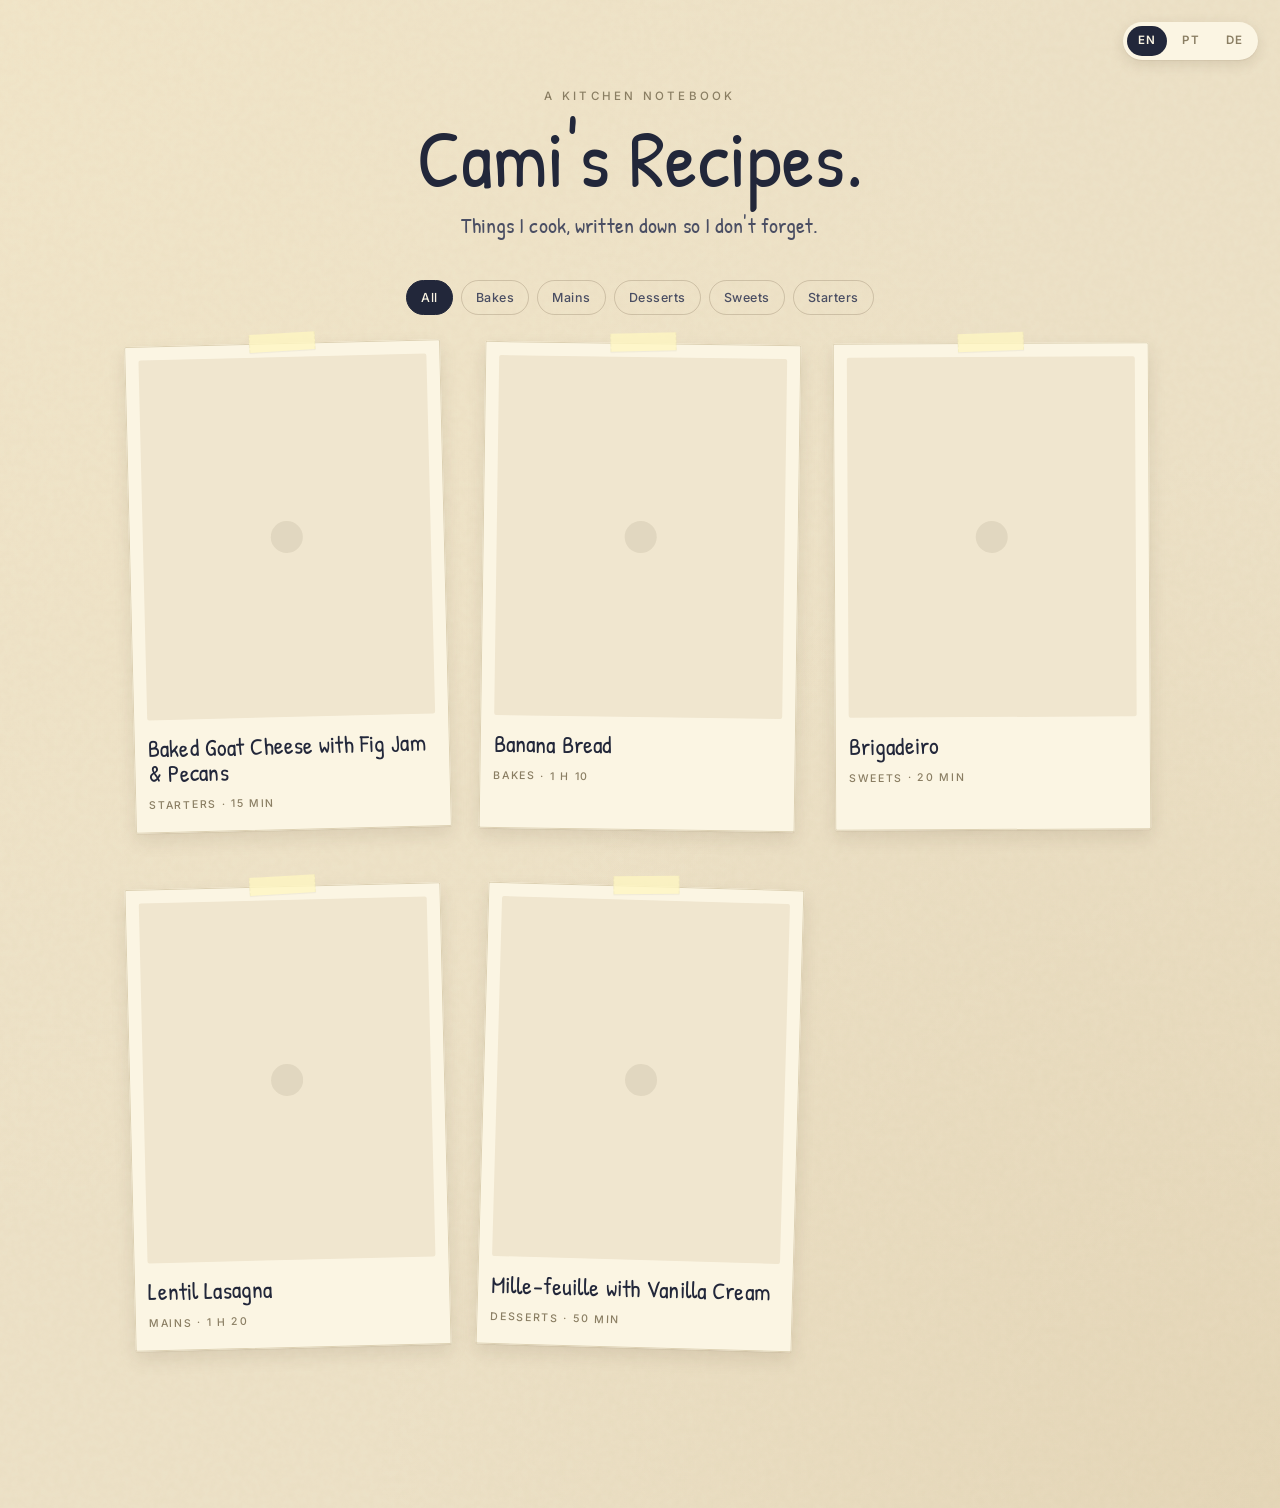
<file: index.html>
<!doctype html>
<html lang="en">
<head>
  <meta charset="utf-8" />
  <meta name="viewport" content="width=device-width, initial-scale=1" />
  <title>Cami's Recipes</title>
  <link rel="preconnect" href="https://fonts.googleapis.com" />
  <link rel="preconnect" href="https://fonts.gstatic.com" crossorigin />
  <link href="https://fonts.googleapis.com/css2?family=Fraunces:opsz,wght@9..144,400;9..144,500&family=Inter:wght@400;500;600&family=Patrick+Hand&display=swap" rel="stylesheet" />
  <link rel="stylesheet" href="style.css" />
</head>
<body class="index" data-lang="en">
  <div class="lang-switch">
    <button type="button" data-lang-set="en" class="active">EN</button>
    <button type="button" data-lang-set="pt">PT</button>
    <button type="button" data-lang-set="de">DE</button>
  </div>

  <header class="site-header">
    <p class="kicker">
      <span data-lang="en">A kitchen notebook</span>
      <span data-lang="pt">Um caderno de cozinha</span>
      <span data-lang="de">Ein Küchen-Notizbuch</span>
    </p>
    <h1>
      <span data-lang="en">Cami's Recipes.</span>
      <span data-lang="pt">Receitas da Cami.</span>
      <span data-lang="de">Camis Rezepte.</span>
    </h1>
    <p class="sub hand">
      <span data-lang="en">Things I cook, written down so I don't forget.</span>
      <span data-lang="pt">Coisas que eu cozinho, anotadas pra não esquecer.</span>
      <span data-lang="de">Sachen, die ich koche – aufgeschrieben, damit ich's nicht vergesse.</span>
    </p>
  </header>

  <div class="filter-bar" id="filter-bar"></div>

  <main id="grid" class="recipe-grid" aria-busy="true">
    <p class="loading">Loading…</p>
  </main>

  <footer></footer>

  <script src="script.js"></script>
</body>
</html>
</file>
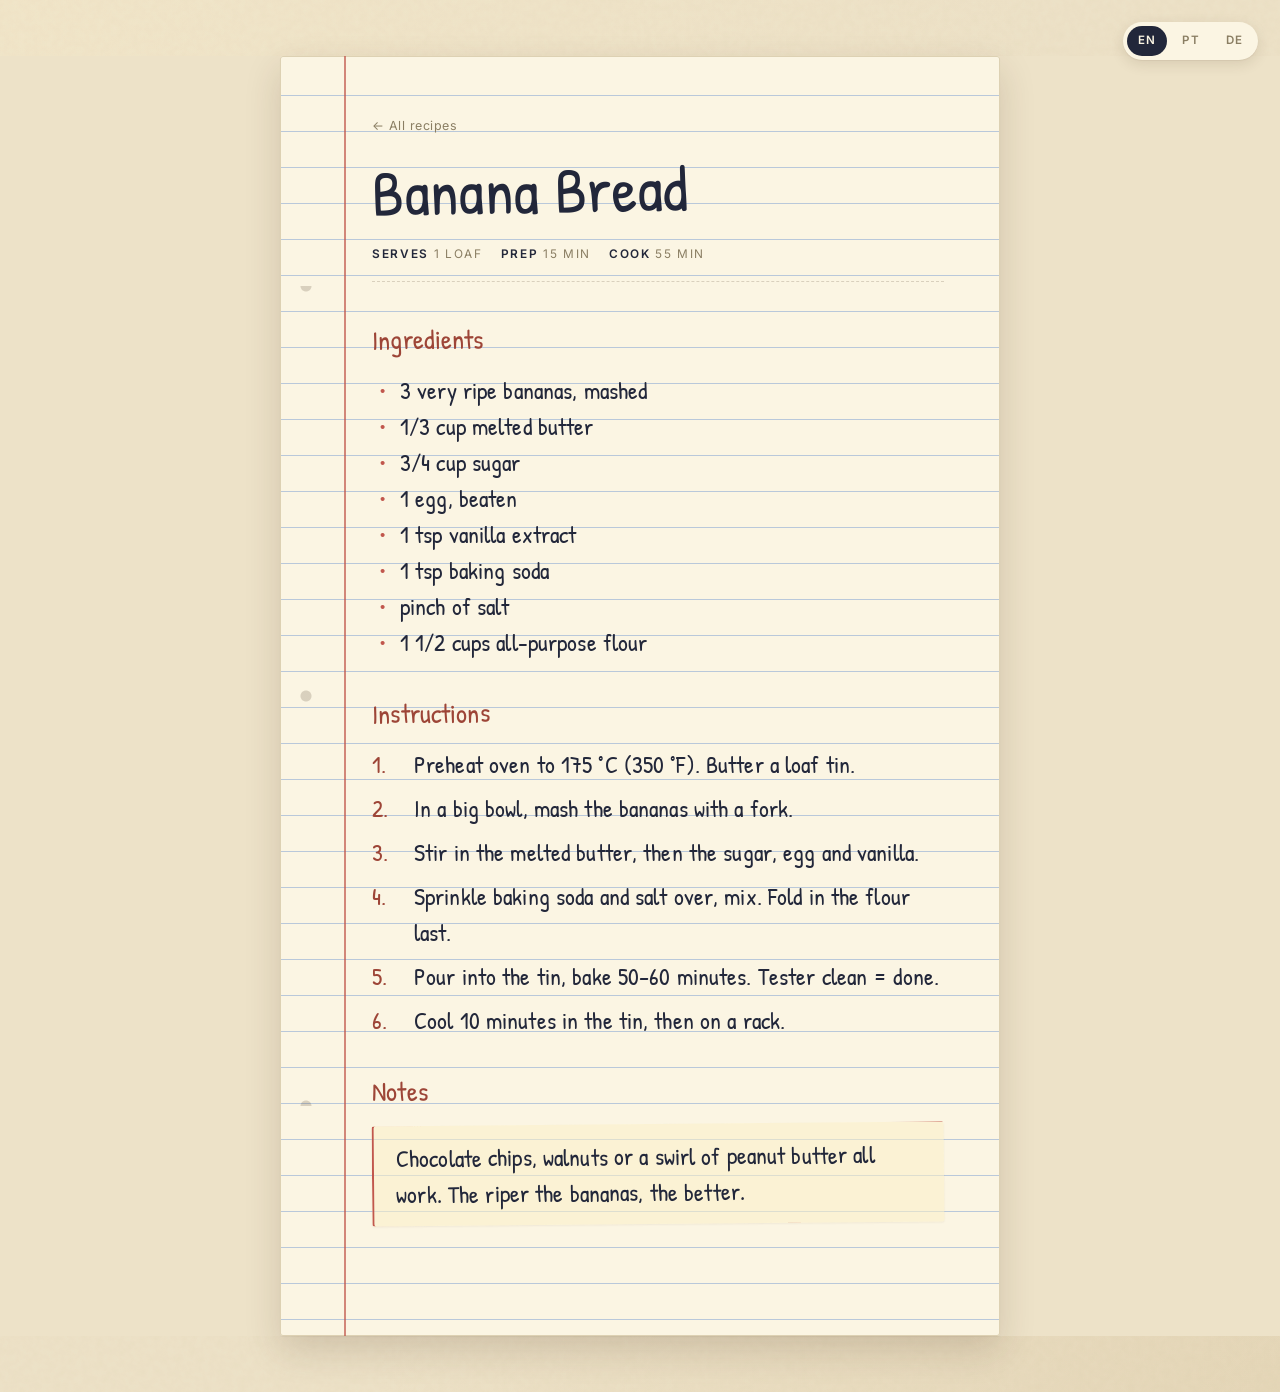
<file: recipes/banana-bread.html>
<!doctype html>
<html lang="en">
<head>
  <meta charset="utf-8" />
  <meta name="viewport" content="width=device-width, initial-scale=1" />
  <title>Banana Bread · Cami's Recipes</title>
  <link rel="preconnect" href="https://fonts.googleapis.com" />
  <link rel="preconnect" href="https://fonts.gstatic.com" crossorigin />
  <link href="https://fonts.googleapis.com/css2?family=Fraunces:opsz,wght@9..144,400;9..144,500&family=Inter:wght@400;500;600&family=Patrick+Hand&display=swap" rel="stylesheet" />
  <link rel="stylesheet" href="../style.css" />
</head>
<body class="recipe" data-lang="en">
  <div class="lang-switch">
    <button type="button" data-lang-set="en" class="active">EN</button>
    <button type="button" data-lang-set="pt">PT</button>
    <button type="button" data-lang-set="de">DE</button>
  </div>

  <article class="recipe-page">
    <a class="back" href="../index.html">
      <span data-lang="en">← All recipes</span>
      <span data-lang="pt">← Todas as receitas</span>
      <span data-lang="de">← Alle Rezepte</span>
    </a>

    <h1>
      <span data-lang="en">Banana Bread</span>
      <span data-lang="pt">Pão de Banana</span>
      <span data-lang="de">Bananenbrot</span>
    </h1>

    <div class="meta-row">
      <span>
        <strong data-lang="en">Serves</strong>
        <strong data-lang="pt">Rende</strong>
        <strong data-lang="de">Ergibt</strong>
        <span data-lang="en">1 loaf</span>
        <span data-lang="pt">1 forma</span>
        <span data-lang="de">1 Kastenform</span>
      </span>
      <span>
        <strong data-lang="en">Prep</strong>
        <strong data-lang="pt">Preparo</strong>
        <strong data-lang="de">Vorbereitung</strong>
        15 min
      </span>
      <span>
        <strong data-lang="en">Cook</strong>
        <strong data-lang="pt">Forno</strong>
        <strong data-lang="de">Backen</strong>
        55 min
      </span>
    </div>

    <section>
      <h2>
        <span data-lang="en">Ingredients</span>
        <span data-lang="pt">Ingredientes</span>
        <span data-lang="de">Zutaten</span>
      </h2>
      <ul class="ingredients" data-lang="en">
        <li>3 very ripe bananas, mashed</li>
        <li>1/3 cup melted butter</li>
        <li>3/4 cup sugar</li>
        <li>1 egg, beaten</li>
        <li>1 tsp vanilla extract</li>
        <li>1 tsp baking soda</li>
        <li>pinch of salt</li>
        <li>1 1/2 cups all-purpose flour</li>
      </ul>
      <ul class="ingredients" data-lang="pt">
        <li>3 bananas bem maduras, amassadas</li>
        <li>80 g de manteiga derretida</li>
        <li>150 g de açúcar</li>
        <li>1 ovo batido</li>
        <li>1 colher (chá) de essência de baunilha</li>
        <li>1 colher (chá) de bicarbonato de sódio</li>
        <li>uma pitada de sal</li>
        <li>190 g de farinha de trigo</li>
      </ul>
      <ul class="ingredients" data-lang="de">
        <li>3 sehr reife Bananen, zerdrückt</li>
        <li>80 g zerlassene Butter</li>
        <li>150 g Zucker</li>
        <li>1 verquirltes Ei</li>
        <li>1 TL Vanilleextrakt</li>
        <li>1 TL Natron</li>
        <li>eine Prise Salz</li>
        <li>190 g Mehl</li>
      </ul>
    </section>

    <section>
      <h2>
        <span data-lang="en">Instructions</span>
        <span data-lang="pt">Modo de preparo</span>
        <span data-lang="de">Zubereitung</span>
      </h2>
      <ol class="steps" data-lang="en">
        <li>Preheat oven to 175 °C (350 °F). Butter a loaf tin.</li>
        <li>In a big bowl, mash the bananas with a fork.</li>
        <li>Stir in the melted butter, then the sugar, egg and vanilla.</li>
        <li>Sprinkle baking soda and salt over, mix. Fold in the flour last.</li>
        <li>Pour into the tin, bake 50–60 minutes. Tester clean = done.</li>
        <li>Cool 10 minutes in the tin, then on a rack.</li>
      </ol>
      <ol class="steps" data-lang="pt">
        <li>Pré-aqueça o forno a 175 °C. Unte uma forma de bolo inglês.</li>
        <li>Numa tigela grande, amasse as bananas com um garfo.</li>
        <li>Misture a manteiga derretida, depois o açúcar, o ovo e a baunilha.</li>
        <li>Polvilhe o bicarbonato e o sal, misture. Incorpore a farinha por último.</li>
        <li>Despeje na forma e asse por 50–60 min. Palito sai limpo = pronto.</li>
        <li>Espere 10 min na forma, depois desenforme sobre uma grade.</li>
      </ol>
      <ol class="steps" data-lang="de">
        <li>Ofen auf 175 °C vorheizen. Kastenform einfetten.</li>
        <li>In einer großen Schüssel die Bananen mit einer Gabel zerdrücken.</li>
        <li>Geschmolzene Butter unterrühren, dann Zucker, Ei und Vanille.</li>
        <li>Natron und Salz darüberstreuen, vermengen. Zuletzt das Mehl unterheben.</li>
        <li>In die Form füllen und 50–60 min backen. Stäbchenprobe = fertig.</li>
        <li>10 min in der Form abkühlen, dann auf einem Rost.</li>
      </ol>
    </section>

    <section>
      <h2>
        <span data-lang="en">Notes</span>
        <span data-lang="pt">Notas</span>
        <span data-lang="de">Notizen</span>
      </h2>
      <p class="notes" data-lang="en">Chocolate chips, walnuts or a swirl of peanut butter all work. The riper the bananas, the better.</p>
      <p class="notes" data-lang="pt">Gotas de chocolate, nozes ou uma colherada de pasta de amendoim funcionam bem. Quanto mais maduras as bananas, melhor.</p>
      <p class="notes" data-lang="de">Schokostückchen, Walnüsse oder ein Klecks Erdnussbutter passen super. Je reifer die Bananen, desto besser.</p>
    </section>
  </article>

  <script src="../script.js"></script>
</body>
</html>
</file>
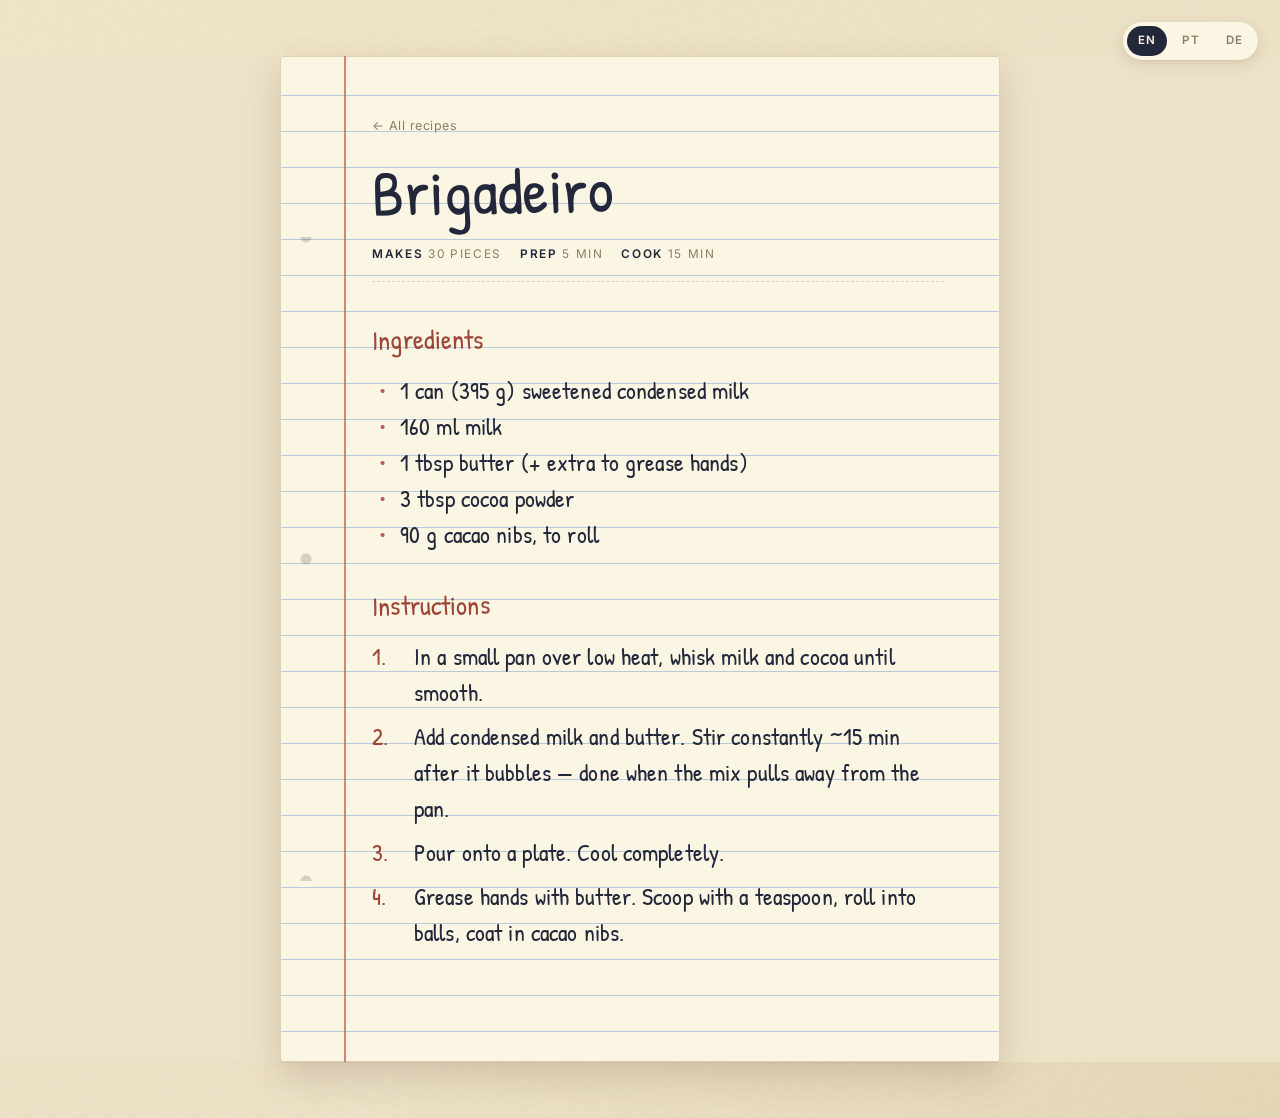
<file: recipes/brigadeiro.html>
<!doctype html>
<html lang="en">
<head>
  <meta charset="utf-8" />
  <meta name="viewport" content="width=device-width, initial-scale=1" />
  <title>Brigadeiro · Cami's Recipes</title>
  <link rel="preconnect" href="https://fonts.googleapis.com" />
  <link rel="preconnect" href="https://fonts.gstatic.com" crossorigin />
  <link href="https://fonts.googleapis.com/css2?family=Fraunces:opsz,wght@9..144,400;9..144,500&family=Inter:wght@400;500;600&family=Patrick+Hand&display=swap" rel="stylesheet" />
  <link rel="stylesheet" href="../style.css" />
</head>
<body class="recipe" data-lang="en">
  <div class="lang-switch">
    <button type="button" data-lang-set="en" class="active">EN</button>
    <button type="button" data-lang-set="pt">PT</button>
    <button type="button" data-lang-set="de">DE</button>
  </div>

  <article class="recipe-page">
    <a class="back" href="../index.html">
      <span data-lang="en">← All recipes</span>
      <span data-lang="pt">← Todas as receitas</span>
      <span data-lang="de">← Alle Rezepte</span>
    </a>

    <h1>Brigadeiro</h1>

    <div class="meta-row">
      <span>
        <strong data-lang="en">Makes</strong><strong data-lang="pt">Rende</strong><strong data-lang="de">Ergibt</strong>
        <span data-lang="en">30 pieces</span><span data-lang="pt">30 unidades</span><span data-lang="de">30 Stück</span>
      </span>
      <span>
        <strong data-lang="en">Prep</strong><strong data-lang="pt">Preparo</strong><strong data-lang="de">Vorbereitung</strong>
        5 min
      </span>
      <span>
        <strong data-lang="en">Cook</strong><strong data-lang="pt">Fogão</strong><strong data-lang="de">Kochen</strong>
        15 min
      </span>
    </div>

    <section>
      <h2><span data-lang="en">Ingredients</span><span data-lang="pt">Ingredientes</span><span data-lang="de">Zutaten</span></h2>

      <ul class="ingredients" data-lang="en">
        <li>1 can (395 g) sweetened condensed milk</li>
        <li>160 ml milk</li>
        <li>1 tbsp butter (+ extra to grease hands)</li>
        <li>3 tbsp cocoa powder</li>
        <li>90 g cacao nibs, to roll</li>
      </ul>

      <ul class="ingredients" data-lang="pt">
        <li>1 lata (395 g) de leite condensado</li>
        <li>160 ml de leite</li>
        <li>1 colher (sopa) de manteiga (+ extra para untar as mãos)</li>
        <li>3 colheres (sopa) de cacau em pó</li>
        <li>90 g de nibs de cacau para enrolar</li>
      </ul>

      <ul class="ingredients" data-lang="de">
        <li>1 Dose (395 g) gezuckerte Kondensmilch</li>
        <li>160 ml Milch</li>
        <li>1 EL Butter (+ extra zum Einfetten der Hände)</li>
        <li>3 EL Kakaopulver</li>
        <li>90 g Kakao-Nibs zum Wälzen</li>
      </ul>
    </section>

    <section>
      <h2><span data-lang="en">Instructions</span><span data-lang="pt">Modo de preparo</span><span data-lang="de">Zubereitung</span></h2>

      <ol class="steps" data-lang="en">
        <li>In a small pan over low heat, whisk milk and cocoa until smooth.</li>
        <li>Add condensed milk and butter. Stir constantly ~15 min after it bubbles — done when the mix pulls away from the pan.</li>
        <li>Pour onto a plate. Cool completely.</li>
        <li>Grease hands with butter. Scoop with a teaspoon, roll into balls, coat in cacao nibs.</li>
      </ol>

      <ol class="steps" data-lang="pt">
        <li>Em uma panela pequena em fogo baixo, dissolva o cacau no leite.</li>
        <li>Junte o leite condensado e a manteiga. Mexa sem parar por ~15 min depois de levantar fervura — pronto quando desgruda do fundo.</li>
        <li>Despeje num prato. Espere esfriar completamente.</li>
        <li>Unte as mãos com manteiga. Faça bolinhas com uma colher de chá e passe nos nibs de cacau.</li>
      </ol>

      <ol class="steps" data-lang="de">
        <li>In einem kleinen Topf bei niedriger Hitze Milch und Kakao glatt rühren.</li>
        <li>Kondensmilch und Butter dazu. Nach dem Aufkochen ~15 min unter ständigem Rühren weiterkochen — fertig, wenn sich die Masse vom Boden löst.</li>
        <li>Auf einen Teller geben. Komplett abkühlen lassen.</li>
        <li>Hände mit Butter einfetten. Mit einem Teelöffel kleine Kugeln formen und in Kakao-Nibs wälzen.</li>
      </ol>
    </section>
  </article>

  <script src="../script.js"></script>
</body>
</html>
</file>
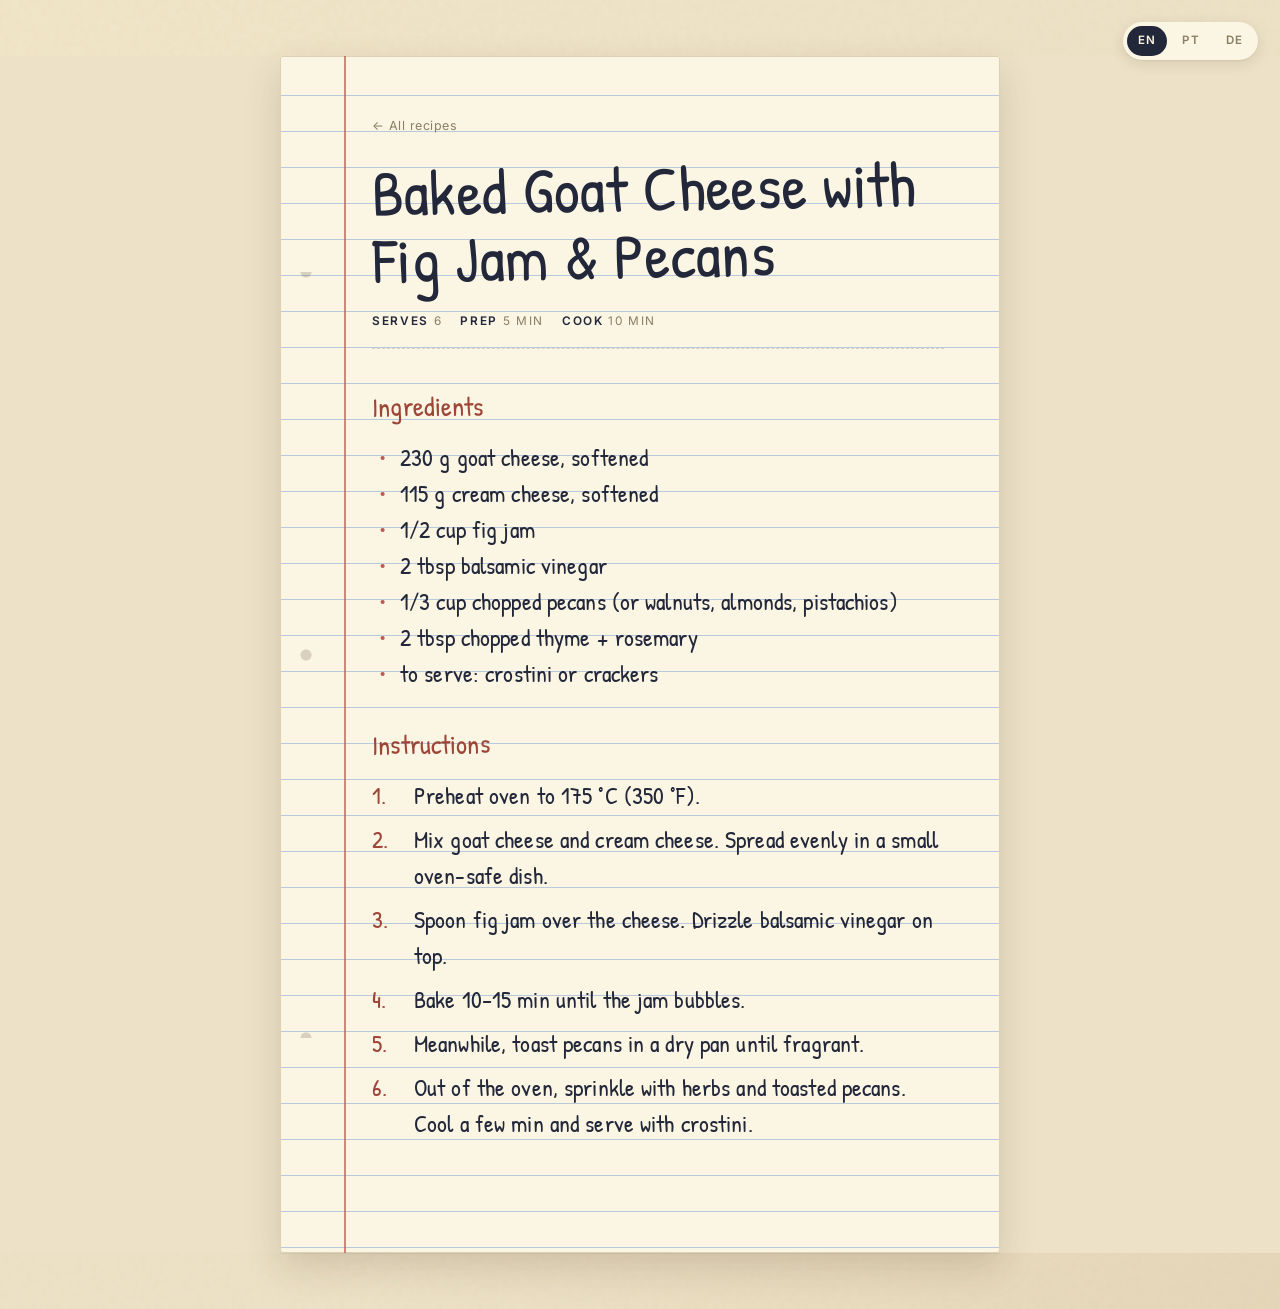
<file: recipes/goat-cheese-fig-jam.html>
<!doctype html>
<html lang="en">
<head>
  <meta charset="utf-8" />
  <meta name="viewport" content="width=device-width, initial-scale=1" />
  <title>Goat Cheese, Fig Jam & Pecans · Cami's Recipes</title>
  <link rel="preconnect" href="https://fonts.googleapis.com" />
  <link rel="preconnect" href="https://fonts.gstatic.com" crossorigin />
  <link href="https://fonts.googleapis.com/css2?family=Fraunces:opsz,wght@9..144,400;9..144,500&family=Inter:wght@400;500;600&family=Patrick+Hand&display=swap" rel="stylesheet" />
  <link rel="stylesheet" href="../style.css" />
</head>
<body class="recipe" data-lang="en">
  <div class="lang-switch">
    <button type="button" data-lang-set="en" class="active">EN</button>
    <button type="button" data-lang-set="pt">PT</button>
    <button type="button" data-lang-set="de">DE</button>
  </div>

  <article class="recipe-page">
    <a class="back" href="../index.html">
      <span data-lang="en">← All recipes</span>
      <span data-lang="pt">← Todas as receitas</span>
      <span data-lang="de">← Alle Rezepte</span>
    </a>

    <h1>
      <span data-lang="en">Baked Goat Cheese with Fig Jam &amp; Pecans</span>
      <span data-lang="pt">Patê de Queijo de Cabra com Geleia de Figo e Pecãs</span>
      <span data-lang="de">Ziegenkäse-Aufstrich mit Feigenkonfitüre &amp; Pekannüssen</span>
    </h1>

    <div class="meta-row">
      <span>
        <strong data-lang="en">Serves</strong><strong data-lang="pt">Rende</strong><strong data-lang="de">Ergibt</strong>
        <span data-lang="en">6</span><span data-lang="pt">6 pessoas</span><span data-lang="de">6 Personen</span>
      </span>
      <span>
        <strong data-lang="en">Prep</strong><strong data-lang="pt">Preparo</strong><strong data-lang="de">Vorbereitung</strong>
        5 min
      </span>
      <span>
        <strong data-lang="en">Cook</strong><strong data-lang="pt">Forno</strong><strong data-lang="de">Backen</strong>
        10 min
      </span>
    </div>

    <section>
      <h2><span data-lang="en">Ingredients</span><span data-lang="pt">Ingredientes</span><span data-lang="de">Zutaten</span></h2>

      <ul class="ingredients" data-lang="en">
        <li>230 g goat cheese, softened</li>
        <li>115 g cream cheese, softened</li>
        <li>1/2 cup fig jam</li>
        <li>2 tbsp balsamic vinegar</li>
        <li>1/3 cup chopped pecans (or walnuts, almonds, pistachios)</li>
        <li>2 tbsp chopped thyme + rosemary</li>
        <li>to serve: crostini or crackers</li>
      </ul>

      <ul class="ingredients" data-lang="pt">
        <li>230 g de queijo de cabra (em temperatura ambiente)</li>
        <li>115 g de cream cheese (em temperatura ambiente)</li>
        <li>1/2 xícara de geleia de figo</li>
        <li>2 colheres (sopa) de vinagre balsâmico</li>
        <li>1/3 xícara de pecãs picadas (ou nozes, amêndoas, pistache)</li>
        <li>2 colheres (sopa) de tomilho + alecrim picados</li>
        <li>para servir: crostinis ou bolachas</li>
      </ul>

      <ul class="ingredients" data-lang="de">
        <li>230 g Ziegenkäse, weich</li>
        <li>115 g Frischkäse, weich</li>
        <li>1/2 Tasse Feigenkonfitüre</li>
        <li>2 EL Balsamico-Essig</li>
        <li>1/3 Tasse gehackte Pekannüsse (oder Walnüsse, Mandeln, Pistazien)</li>
        <li>2 EL gehackter Thymian + Rosmarin</li>
        <li>Zum Servieren: Crostini oder Cracker</li>
      </ul>
    </section>

    <section>
      <h2><span data-lang="en">Instructions</span><span data-lang="pt">Modo de preparo</span><span data-lang="de">Zubereitung</span></h2>

      <ol class="steps" data-lang="en">
        <li>Preheat oven to 175 °C (350 °F).</li>
        <li>Mix goat cheese and cream cheese. Spread evenly in a small oven-safe dish.</li>
        <li>Spoon fig jam over the cheese. Drizzle balsamic vinegar on top.</li>
        <li>Bake 10–15 min until the jam bubbles.</li>
        <li>Meanwhile, toast pecans in a dry pan until fragrant.</li>
        <li>Out of the oven, sprinkle with herbs and toasted pecans. Cool a few min and serve with crostini.</li>
      </ol>

      <ol class="steps" data-lang="pt">
        <li>Pré-aqueça o forno a 175 °C.</li>
        <li>Misture o queijo de cabra com o cream cheese. Espalhe no fundo de uma travessa pequena.</li>
        <li>Cubra com a geleia de figo. Regue com o vinagre balsâmico.</li>
        <li>Asse por 10–15 min, até a geleia borbulhar.</li>
        <li>Enquanto isso, toste as pecãs em uma frigideira seca até soltarem aroma.</li>
        <li>Tire do forno, salpique as ervas e as pecãs tostadas. Espere alguns minutos e sirva com crostinis.</li>
      </ol>

      <ol class="steps" data-lang="de">
        <li>Ofen auf 175 °C vorheizen.</li>
        <li>Ziegenkäse und Frischkäse verrühren. Gleichmäßig in eine kleine ofenfeste Form streichen.</li>
        <li>Feigenkonfitüre darauf verteilen. Balsamico-Essig darüberträufeln.</li>
        <li>10–15 min backen, bis die Konfitüre blubbert.</li>
        <li>Inzwischen Pekannüsse in einer trockenen Pfanne rösten, bis sie duften.</li>
        <li>Aus dem Ofen nehmen, mit Kräutern und Nüssen bestreuen. Kurz abkühlen und mit Crostini servieren.</li>
      </ol>
    </section>
  </article>

  <script src="../script.js"></script>
</body>
</html>
</file>
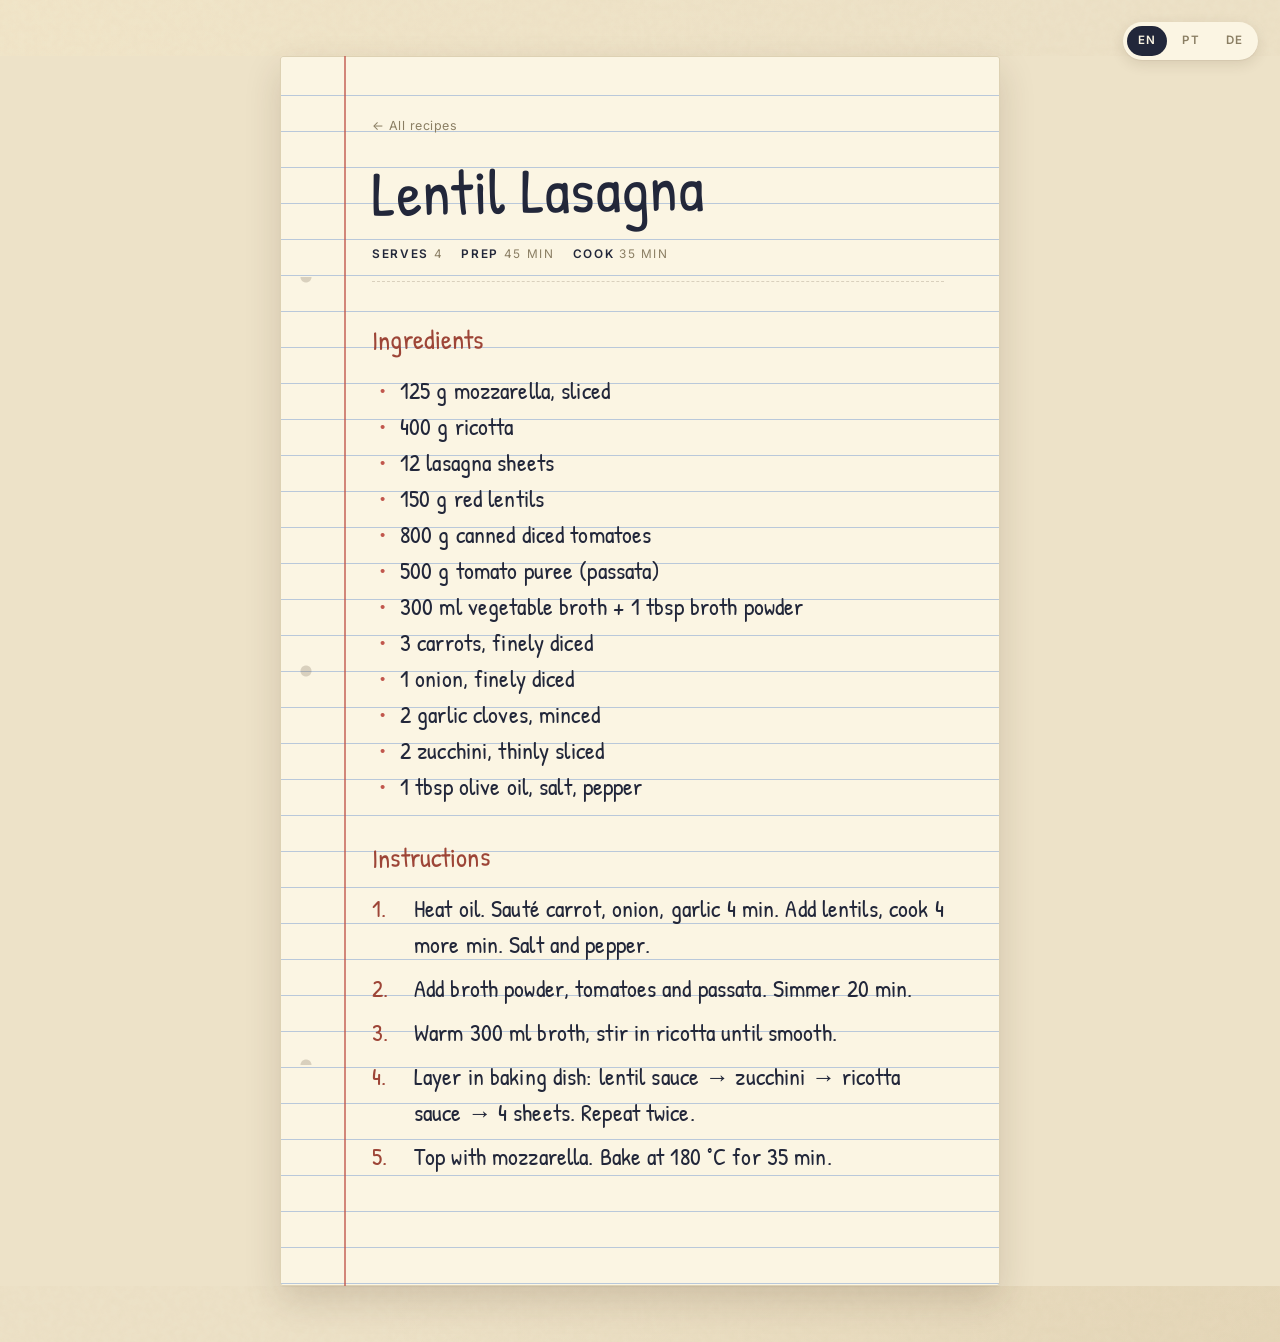
<file: recipes/lentil-lasagna.html>
<!doctype html>
<html lang="en">
<head>
  <meta charset="utf-8" />
  <meta name="viewport" content="width=device-width, initial-scale=1" />
  <title>Lentil Lasagna · Cami's Recipes</title>
  <link rel="preconnect" href="https://fonts.googleapis.com" />
  <link rel="preconnect" href="https://fonts.gstatic.com" crossorigin />
  <link href="https://fonts.googleapis.com/css2?family=Fraunces:opsz,wght@9..144,400;9..144,500&family=Inter:wght@400;500;600&family=Patrick+Hand&display=swap" rel="stylesheet" />
  <link rel="stylesheet" href="../style.css" />
</head>
<body class="recipe" data-lang="en">
  <div class="lang-switch">
    <button type="button" data-lang-set="en" class="active">EN</button>
    <button type="button" data-lang-set="pt">PT</button>
    <button type="button" data-lang-set="de">DE</button>
  </div>

  <article class="recipe-page">
    <a class="back" href="../index.html">
      <span data-lang="en">← All recipes</span>
      <span data-lang="pt">← Todas as receitas</span>
      <span data-lang="de">← Alle Rezepte</span>
    </a>

    <h1>
      <span data-lang="en">Lentil Lasagna</span>
      <span data-lang="pt">Lasanha de Lentilha</span>
      <span data-lang="de">Linsen-Lasagne</span>
    </h1>

    <div class="meta-row">
      <span>
        <strong data-lang="en">Serves</strong><strong data-lang="pt">Rende</strong><strong data-lang="de">Ergibt</strong>
        <span data-lang="en">4</span><span data-lang="pt">4 pessoas</span><span data-lang="de">4 Personen</span>
      </span>
      <span>
        <strong data-lang="en">Prep</strong><strong data-lang="pt">Preparo</strong><strong data-lang="de">Vorbereitung</strong>
        45 min
      </span>
      <span>
        <strong data-lang="en">Cook</strong><strong data-lang="pt">Forno</strong><strong data-lang="de">Backen</strong>
        35 min
      </span>
    </div>

    <section>
      <h2><span data-lang="en">Ingredients</span><span data-lang="pt">Ingredientes</span><span data-lang="de">Zutaten</span></h2>

      <ul class="ingredients" data-lang="en">
        <li>125 g mozzarella, sliced</li>
        <li>400 g ricotta</li>
        <li>12 lasagna sheets</li>
        <li>150 g red lentils</li>
        <li>800 g canned diced tomatoes</li>
        <li>500 g tomato puree (passata)</li>
        <li>300 ml vegetable broth + 1 tbsp broth powder</li>
        <li>3 carrots, finely diced</li>
        <li>1 onion, finely diced</li>
        <li>2 garlic cloves, minced</li>
        <li>2 zucchini, thinly sliced</li>
        <li>1 tbsp olive oil, salt, pepper</li>
      </ul>

      <ul class="ingredients" data-lang="pt">
        <li>125 g de mussarela em fatias</li>
        <li>400 g de ricota</li>
        <li>12 placas de lasanha</li>
        <li>150 g de lentilha vermelha</li>
        <li>800 g de tomate em cubos (lata)</li>
        <li>500 g de molho de tomate (passata)</li>
        <li>300 ml de caldo de legumes + 1 colher (sopa) de caldo em pó</li>
        <li>3 cenouras em cubinhos</li>
        <li>1 cebola em cubinhos</li>
        <li>2 dentes de alho picados</li>
        <li>2 abobrinhas em fatias finas</li>
        <li>1 colher (sopa) de azeite, sal e pimenta</li>
      </ul>

      <ul class="ingredients" data-lang="de">
        <li>125 g Mozzarella in Scheiben</li>
        <li>400 g Ricotta</li>
        <li>12 Lasagneplatten</li>
        <li>150 g rote Linsen</li>
        <li>800 g stückige Tomaten (Dose)</li>
        <li>500 g passierte Tomaten</li>
        <li>300 ml Gemüsebrühe + 1 EL Brühepulver</li>
        <li>3 Karotten fein gewürfelt</li>
        <li>1 Zwiebel fein gewürfelt</li>
        <li>2 Knoblauchzehen gehackt</li>
        <li>2 Zucchini in dünnen Scheiben</li>
        <li>1 EL Olivenöl, Salz, Pfeffer</li>
      </ul>
    </section>

    <section>
      <h2><span data-lang="en">Instructions</span><span data-lang="pt">Modo de preparo</span><span data-lang="de">Zubereitung</span></h2>

      <ol class="steps" data-lang="en">
        <li>Heat oil. Sauté carrot, onion, garlic 4 min. Add lentils, cook 4 more min. Salt and pepper.</li>
        <li>Add broth powder, tomatoes and passata. Simmer 20 min.</li>
        <li>Warm 300 ml broth, stir in ricotta until smooth.</li>
        <li>Layer in baking dish: lentil sauce → zucchini → ricotta sauce → 4 sheets. Repeat twice.</li>
        <li>Top with mozzarella. Bake at 180 °C for 35 min.</li>
      </ol>

      <ol class="steps" data-lang="pt">
        <li>Aqueça o azeite. Refogue cenoura, cebola e alho 4 min. Junte a lentilha, refogue +4 min. Tempere.</li>
        <li>Adicione caldo em pó, tomate em cubos e passata. Cozinhe 20 min.</li>
        <li>Esquente os 300 ml de caldo e misture a ricota até ficar lisa.</li>
        <li>Em uma forma: molho de lentilha → abobrinha → molho de ricota → 4 placas. Repita 2 vezes.</li>
        <li>Cubra com mussarela. Asse a 180 °C por 35 min.</li>
      </ol>

      <ol class="steps" data-lang="de">
        <li>Öl erhitzen. Karotten, Zwiebel und Knoblauch 4 min anbraten. Linsen dazu, weitere 4 min. Salzen, pfeffern.</li>
        <li>Brühepulver, stückige Tomaten und Passata dazu. 20 min köcheln lassen.</li>
        <li>300 ml Brühe erwärmen, Ricotta glatt rühren.</li>
        <li>In die Auflaufform schichten: Linsensoße → Zucchini → Ricotta-Soße → 4 Platten. 2× wiederholen.</li>
        <li>Mit Mozzarella bedecken. Bei 180 °C 35 min backen.</li>
      </ol>
    </section>
  </article>

  <script src="../script.js"></script>
</body>
</html>
</file>
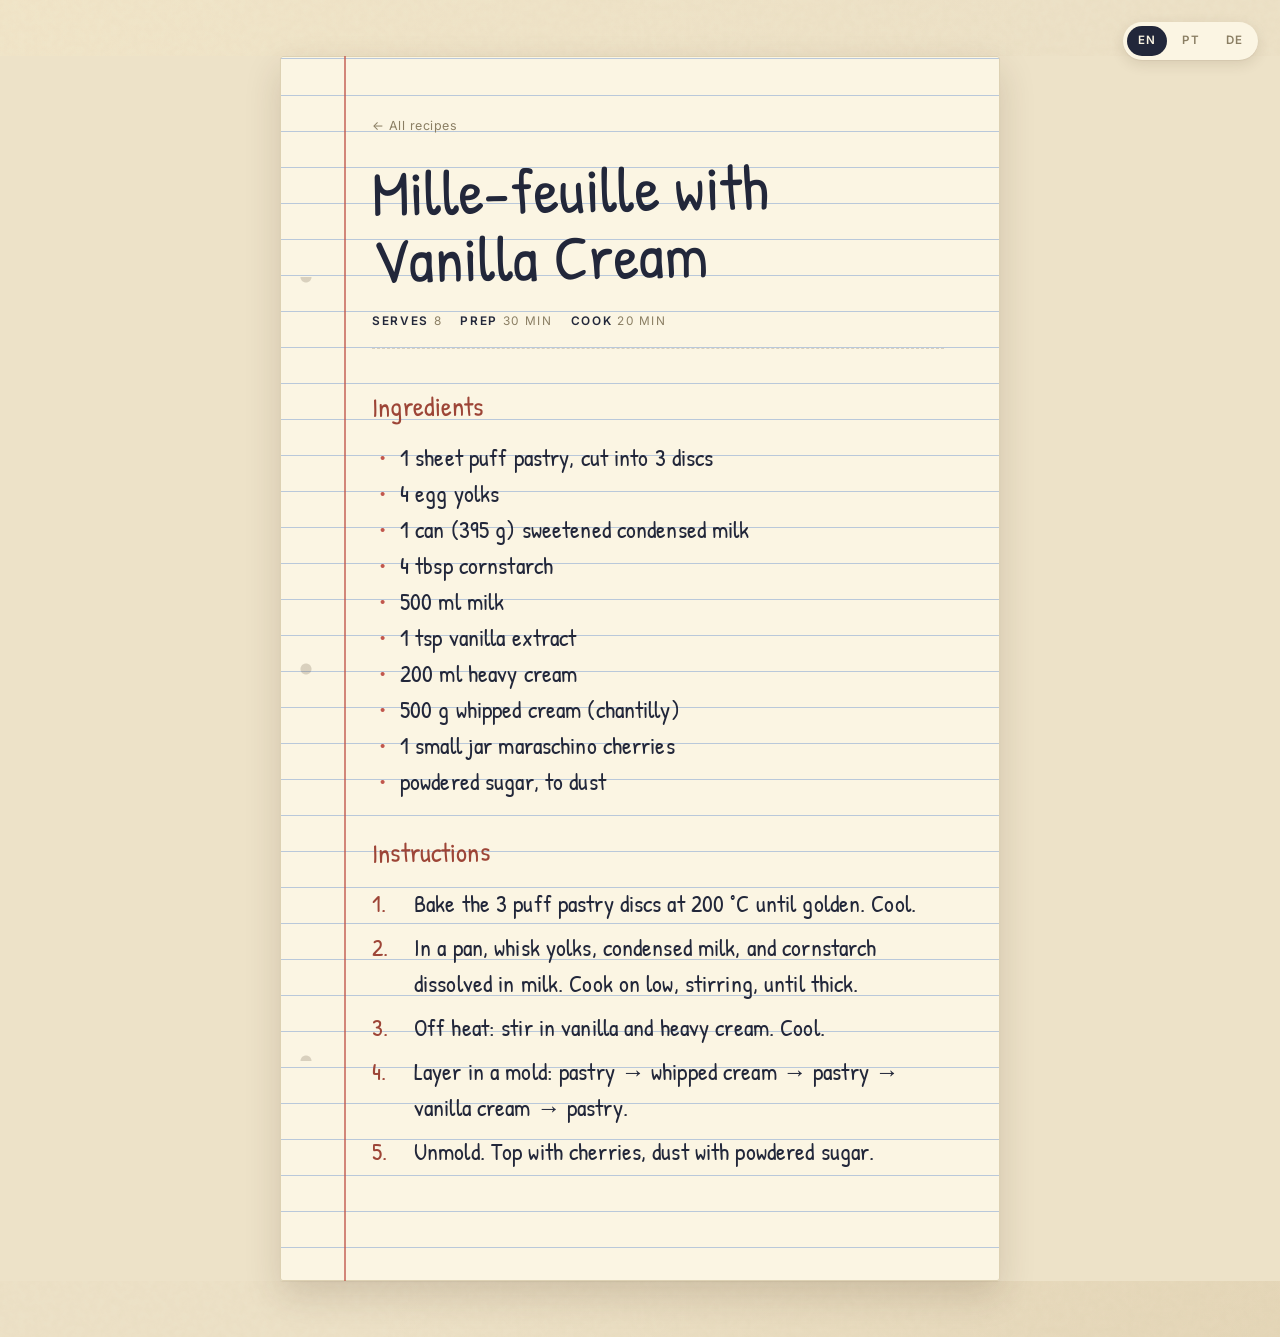
<file: recipes/mille-feuille.html>
<!doctype html>
<html lang="en">
<head>
  <meta charset="utf-8" />
  <meta name="viewport" content="width=device-width, initial-scale=1" />
  <title>Mille-feuille · Cami's Recipes</title>
  <link rel="preconnect" href="https://fonts.googleapis.com" />
  <link rel="preconnect" href="https://fonts.gstatic.com" crossorigin />
  <link href="https://fonts.googleapis.com/css2?family=Fraunces:opsz,wght@9..144,400;9..144,500&family=Inter:wght@400;500;600&family=Patrick+Hand&display=swap" rel="stylesheet" />
  <link rel="stylesheet" href="../style.css" />
</head>
<body class="recipe" data-lang="en">
  <div class="lang-switch">
    <button type="button" data-lang-set="en" class="active">EN</button>
    <button type="button" data-lang-set="pt">PT</button>
    <button type="button" data-lang-set="de">DE</button>
  </div>

  <article class="recipe-page">
    <a class="back" href="../index.html">
      <span data-lang="en">← All recipes</span>
      <span data-lang="pt">← Todas as receitas</span>
      <span data-lang="de">← Alle Rezepte</span>
    </a>

    <h1>
      <span data-lang="en">Mille-feuille with Vanilla Cream</span>
      <span data-lang="pt">Mil-folhas com Creme de Baunilha</span>
      <span data-lang="de">Mille-Feuille mit Vanillecreme</span>
    </h1>

    <div class="meta-row">
      <span>
        <strong data-lang="en">Serves</strong><strong data-lang="pt">Rende</strong><strong data-lang="de">Ergibt</strong>
        <span data-lang="en">8</span><span data-lang="pt">8 pessoas</span><span data-lang="de">8 Personen</span>
      </span>
      <span>
        <strong data-lang="en">Prep</strong><strong data-lang="pt">Preparo</strong><strong data-lang="de">Vorbereitung</strong>
        30 min
      </span>
      <span>
        <strong data-lang="en">Cook</strong><strong data-lang="pt">Forno</strong><strong data-lang="de">Backen</strong>
        20 min
      </span>
    </div>

    <section>
      <h2><span data-lang="en">Ingredients</span><span data-lang="pt">Ingredientes</span><span data-lang="de">Zutaten</span></h2>

      <ul class="ingredients" data-lang="en">
        <li>1 sheet puff pastry, cut into 3 discs</li>
        <li>4 egg yolks</li>
        <li>1 can (395 g) sweetened condensed milk</li>
        <li>4 tbsp cornstarch</li>
        <li>500 ml milk</li>
        <li>1 tsp vanilla extract</li>
        <li>200 ml heavy cream</li>
        <li>500 g whipped cream (chantilly)</li>
        <li>1 small jar maraschino cherries</li>
        <li>powdered sugar, to dust</li>
      </ul>

      <ul class="ingredients" data-lang="pt">
        <li>1 placa de massa folhada, cortada em 3 discos</li>
        <li>4 gemas</li>
        <li>1 lata (395 g) de leite condensado</li>
        <li>4 colheres (sopa) de amido de milho</li>
        <li>500 ml de leite</li>
        <li>1 colher (chá) de essência de baunilha</li>
        <li>200 ml de creme de leite</li>
        <li>500 g de chantilly batido</li>
        <li>1 vidro pequeno de cerejas em calda</li>
        <li>açúcar de confeiteiro para polvilhar</li>
      </ul>

      <ul class="ingredients" data-lang="de">
        <li>1 Blätterteig, in 3 Scheiben geschnitten</li>
        <li>4 Eigelb</li>
        <li>1 Dose (395 g) gezuckerte Kondensmilch</li>
        <li>4 EL Speisestärke</li>
        <li>500 ml Milch</li>
        <li>1 TL Vanilleextrakt</li>
        <li>200 ml Sahne</li>
        <li>500 g geschlagene Sahne</li>
        <li>1 kleines Glas Cocktailkirschen</li>
        <li>Puderzucker zum Bestäuben</li>
      </ul>
    </section>

    <section>
      <h2><span data-lang="en">Instructions</span><span data-lang="pt">Modo de preparo</span><span data-lang="de">Zubereitung</span></h2>

      <ol class="steps" data-lang="en">
        <li>Bake the 3 puff pastry discs at 200 °C until golden. Cool.</li>
        <li>In a pan, whisk yolks, condensed milk, and cornstarch dissolved in milk. Cook on low, stirring, until thick.</li>
        <li>Off heat: stir in vanilla and heavy cream. Cool.</li>
        <li>Layer in a mold: pastry → whipped cream → pastry → vanilla cream → pastry.</li>
        <li>Unmold. Top with cherries, dust with powdered sugar.</li>
      </ol>

      <ol class="steps" data-lang="pt">
        <li>Asse os 3 discos de massa folhada a 200 °C até dourar. Deixe esfriar.</li>
        <li>Em uma panela, misture gemas, leite condensado e o amido dissolvido no leite. Cozinhe em fogo baixo, mexendo sempre, até engrossar.</li>
        <li>Fora do fogo: junte a baunilha e o creme de leite. Deixe esfriar.</li>
        <li>Em uma forma: massa → chantilly → massa → creme de baunilha → massa.</li>
        <li>Desenforme. Decore com cerejas, polvilhe açúcar de confeiteiro.</li>
      </ol>

      <ol class="steps" data-lang="de">
        <li>Die 3 Blätterteig-Scheiben bei 200 °C goldbraun backen. Abkühlen lassen.</li>
        <li>In einem Topf Eigelb, Kondensmilch und die in Milch aufgelöste Stärke verquirlen. Bei niedriger Hitze unter Rühren eindicken lassen.</li>
        <li>Vom Herd nehmen, Vanille und Sahne unterrühren. Abkühlen.</li>
        <li>In einer Form schichten: Blätterteig → Schlagsahne → Blätterteig → Vanillecreme → Blätterteig.</li>
        <li>Stürzen. Mit Cocktailkirschen verzieren, mit Puderzucker bestäuben.</li>
      </ol>
    </section>
  </article>

  <script src="../script.js"></script>
</body>
</html>
</file>
<file: style.css>
:root {
  /* Aged-paper palette */
  --bg: #ede2c8;
  --paper: #fbf5e3;
  --paper-edge: #ddd1b3;
  --ink: #22273a;        /* fountain-pen blue-black */
  --ink-soft: #4a4e63;
  --muted: #8a7e63;
  --rule: #b9c8da;       /* notebook ruled line — pale blue */
  --margin: #c1574d;     /* faded red margin line */
  --accent: #9d4537;     /* dusty terracotta */
  --tape: #fff7c2;       /* old scotch tape */
}

/* Local handwriting font slot (filled in once Cami's woff2 is ready) */
@font-face {
  font-family: "Cami Hand";
  src: local("Cami Hand");
  font-display: swap;
}

* { box-sizing: border-box; }

/* Language visibility — show only the active language's elements */
body[data-lang="en"] [data-lang="pt"],
body[data-lang="en"] [data-lang="de"],
body[data-lang="pt"] [data-lang="en"],
body[data-lang="pt"] [data-lang="de"],
body[data-lang="de"] [data-lang="en"],
body[data-lang="de"] [data-lang="pt"] { display: none !important; }

/* Language switcher */
.lang-switch {
  position: fixed;
  top: 22px;
  right: 22px;
  display: flex;
  gap: 4px;
  background: var(--paper);
  border-radius: 999px;
  padding: 4px;
  box-shadow:
    0 1px 1px rgba(60,40,20,0.06),
    0 4px 14px rgba(60,40,20,0.12);
  z-index: 50;
  font-family: "Inter", sans-serif;
}

.lang-switch button {
  appearance: none;
  border: none;
  background: transparent;
  color: var(--muted);
  font: inherit;
  font-size: 0.72rem;
  font-weight: 600;
  letter-spacing: 0.1em;
  padding: 6px 11px;
  border-radius: 999px;
  cursor: pointer;
  transition: background 0.15s, color 0.15s;
}

.lang-switch button:hover { color: var(--ink); }
.lang-switch button.active {
  background: var(--ink);
  color: var(--paper);
}

@media (max-width: 600px) {
  .lang-switch { top: 12px; right: 12px; }
  .lang-switch button { font-size: 0.66rem; padding: 5px 9px; }
}

html, body {
  margin: 0;
  padding: 0;
  background: var(--bg);
  color: var(--ink);
  font-family: "Inter", -apple-system, BlinkMacSystemFont, system-ui, sans-serif;
  font-size: 16px;
  line-height: 1.55;
  -webkit-font-smoothing: antialiased;
  background-image:
    /* warm grain — subtle SVG noise */
    url("data:image/svg+xml;utf8,<svg xmlns='http://www.w3.org/2000/svg' viewBox='0 0 200 200'><filter id='n'><feTurbulence type='fractalNoise' baseFrequency='0.9' numOctaves='2' seed='3'/><feColorMatrix values='0 0 0 0 0.55  0 0 0 0 0.42  0 0 0 0 0.22  0 0 0 0.08 0'/></filter><rect width='100%25' height='100%25' filter='url(%23n)'/></svg>"),
    /* warm vignette */
    radial-gradient(ellipse at top left, rgba(248,236,205,0.4), transparent 60%),
    radial-gradient(ellipse at bottom right, rgba(214,194,156,0.35), transparent 50%);
}

.hand,
ul.ingredients, ol.steps, p.notes,
.site-header h1, .site-header .sub,
.recipe-card .name,
.recipe-page h1,
.recipe-page h2 {
  font-family: "Cami Hand", "Patrick Hand", "Caveat", "Bradley Hand", cursive;
  letter-spacing: 0.005em;
}

/* ─── Index — open notebook with stuck recipe cards ──────────────── */

.site-header {
  max-width: 1080px;
  margin: 0 auto;
  padding: 88px 36px 24px;
  text-align: center;
}

.site-header .kicker {
  margin: 0 0 12px;
  font-size: 0.72rem;
  letter-spacing: 0.28em;
  text-transform: uppercase;
  color: var(--muted);
  font-weight: 500;
  font-family: "Inter", sans-serif;
}

.site-header h1 {
  margin: 0 0 12px;
  font-size: clamp(3rem, 7vw, 5rem);
  font-weight: 400;
  color: var(--ink);
  line-height: 1;
}

.site-header .sub {
  margin: 0 auto;
  max-width: 38ch;
  font-size: 1.4rem;
  color: var(--ink-soft);
  line-height: 1.35;
}

.filter-bar {
  max-width: 1100px;
  margin: 16px auto 0;
  padding: 0 40px;
  display: flex;
  flex-wrap: wrap;
  justify-content: center;
  gap: 8px;
  font-family: "Inter", sans-serif;
}

.filter-bar button {
  appearance: none;
  background: transparent;
  border: 1px solid rgba(60,40,20,0.18);
  color: var(--ink-soft);
  font: inherit;
  font-size: 0.78rem;
  font-weight: 500;
  letter-spacing: 0.04em;
  padding: 7px 14px;
  border-radius: 999px;
  cursor: pointer;
  transition: background 0.15s, color 0.15s, border-color 0.15s;
}

.filter-bar button:hover {
  color: var(--ink);
  border-color: var(--ink);
}

.filter-bar button.active {
  background: var(--ink);
  color: var(--paper);
  border-color: var(--ink);
}

.recipe-grid {
  max-width: 1100px;
  margin: 0 auto;
  padding: 28px 40px 96px;
  display: grid;
  grid-template-columns: repeat(auto-fill, minmax(240px, 1fr));
  gap: 56px 36px;
}

/* Index recipe cards — recipe-card-like, slightly rotated, scotch-taped */
.recipe-card {
  position: relative;
  background: var(--paper);
  text-decoration: none;
  color: inherit;
  display: flex;
  flex-direction: column;
  gap: 12px;
  padding: 14px 14px 18px;
  border-radius: 2px;
  box-shadow:
    0 1px 1px rgba(60, 40, 20, 0.06),
    0 8px 18px rgba(60, 40, 20, 0.10),
    inset 0 0 0 1px var(--paper-edge);
  transition: transform 0.25s ease, box-shadow 0.25s ease;
}

/* Slight individual rotation per card */
.recipe-card:nth-child(3n + 1) { transform: rotate(-1.4deg); }
.recipe-card:nth-child(3n + 2) { transform: rotate(0.8deg); }
.recipe-card:nth-child(3n)     { transform: rotate(-0.3deg); }
.recipe-card:nth-child(5n)     { transform: rotate(1.6deg); }

.recipe-card:hover {
  transform: rotate(0) translateY(-3px);
  box-shadow:
    0 2px 2px rgba(60, 40, 20, 0.08),
    0 18px 32px rgba(60, 40, 20, 0.14),
    inset 0 0 0 1px var(--paper-edge);
  z-index: 2;
}

/* Tape strip on top center */
.recipe-card::before {
  content: "";
  position: absolute;
  top: -10px;
  left: 50%;
  width: 64px;
  height: 18px;
  background: var(--tape);
  opacity: 0.78;
  transform: translateX(-50%) rotate(-2deg);
  box-shadow: 0 1px 1px rgba(0,0,0,0.06);
  border-left: 1px dashed rgba(0,0,0,0.04);
  border-right: 1px dashed rgba(0,0,0,0.04);
}

.recipe-card .photo {
  width: 100%;
  aspect-ratio: 4 / 5;
  background: #f0e6cf;
  border-radius: 2px;
  overflow: hidden;
}

.recipe-card .photo img {
  width: 100%;
  height: 100%;
  object-fit: cover;
  filter: saturate(0.92) sepia(0.04);
}

.recipe-card .photo.broken { display: flex; align-items: center; justify-content: center; }
.recipe-card .photo.broken::after {
  content: "";
  width: 32px;
  height: 32px;
  border-radius: 50%;
  background: rgba(60, 40, 20, 0.08);
}

.recipe-card .name {
  font-size: 1.5rem;
  font-weight: 400;
  line-height: 1.05;
  color: var(--ink);
  padding-top: 4px;
}

.recipe-card .meta {
  font-family: "Inter", sans-serif;
  font-size: 0.66rem;
  letter-spacing: 0.16em;
  text-transform: uppercase;
  color: var(--muted);
  font-weight: 500;
}

.loading {
  grid-column: 1 / -1;
  text-align: center;
  color: var(--muted);
  padding: 48px;
}

footer {
  padding: 32px;
  text-align: center;
  color: var(--muted);
  font-size: 0.72rem;
  letter-spacing: 0.18em;
  text-transform: uppercase;
}

/* ─── Recipe — single sheet of ruled notebook paper ──────────────── */

body.recipe {
  background: var(--bg);
}

.recipe-page {
  --line-height-rule: 36px;
  position: relative;
  max-width: 720px;
  margin: 56px auto;
  padding: 56px 56px 80px 92px;     /* extra left padding for the margin line */
  background:
    /* horizontal ruled lines */
    repeating-linear-gradient(
      to bottom,
      transparent,
      transparent calc(var(--line-height-rule) - 1px),
      var(--rule) calc(var(--line-height-rule) - 1px),
      var(--rule) var(--line-height-rule)
    ),
    var(--paper);
  background-position: 0 4px;
  border-radius: 3px;
  box-shadow:
    0 1px 1px rgba(60, 40, 20, 0.05),
    0 14px 36px rgba(60, 40, 20, 0.16),
    inset 0 0 0 1px var(--paper-edge);
  overflow: hidden;
}

/* Red margin line down the left side */
.recipe-page::before {
  content: "";
  position: absolute;
  top: 0;
  bottom: 0;
  left: 64px;
  width: 1.5px;
  background: var(--margin);
  opacity: 0.7;
}

/* Three faint hole-punch dots on the left */
.recipe-page::after {
  content: "";
  position: absolute;
  left: 18px;
  top: 18%;
  width: 16px;
  height: 64%;
  background:
    radial-gradient(circle at 50% 0%, rgba(60,40,20,0.18) 0 5px, transparent 6px),
    radial-gradient(circle at 50% 50%, rgba(60,40,20,0.18) 0 5px, transparent 6px),
    radial-gradient(circle at 50% 100%, rgba(60,40,20,0.18) 0 5px, transparent 6px);
}

.recipe-page .back {
  display: inline-block;
  font-family: "Inter", sans-serif;
  font-size: 0.78rem;
  text-decoration: none;
  color: var(--muted);
  margin-bottom: 24px;
  letter-spacing: 0.04em;
}
.recipe-page .back:hover { color: var(--ink); }

.recipe-page h1 {
  margin: 0 0 12px;
  font-size: clamp(2.6rem, 6vw, 4rem);
  font-weight: 400;
  line-height: 1.05;
  color: var(--ink);
  /* break out of the ruled grid for the title */
  transform: rotate(-1deg);
  transform-origin: left;
}

.recipe-page .meta-row {
  display: flex;
  flex-wrap: wrap;
  gap: 18px;
  font-family: "Inter", sans-serif;
  color: var(--muted);
  font-size: 0.74rem;
  letter-spacing: 0.14em;
  text-transform: uppercase;
  margin: 18px 0 36px;
  padding-bottom: 18px;
  border-bottom: 1px dashed rgba(60,40,20,0.18);
}
.recipe-page .meta-row span strong {
  color: var(--ink);
  font-weight: 600;
}

.recipe-page .hero {
  display: block;
  width: 78%;
  margin: 0 auto 36px;
  padding: 10px 10px 36px;
  background: #ffffff;
  border-radius: 2px;
  box-shadow:
    0 2px 2px rgba(60, 40, 20, 0.08),
    0 14px 30px rgba(60, 40, 20, 0.18);
  transform: rotate(-2deg);
}

.recipe-page section { margin-bottom: 32px; }

.recipe-page section h2 {
  font-size: 1.7rem;
  margin: 0 0 12px;
  font-weight: 400;
  color: var(--accent);
  transform: rotate(-0.6deg);
  display: inline-block;
}

.recipe-page ul.ingredients,
.recipe-page ol.steps,
.recipe-page p.notes {
  font-size: 1.5rem;
  line-height: var(--line-height-rule);     /* line up with ruled background */
  color: var(--ink);
  margin: 0;
}

.recipe-page ul.ingredients {
  list-style: none;
  padding-left: 0;
}

.recipe-page ul.ingredients li {
  padding-left: 28px;
  position: relative;
}

.recipe-page ul.ingredients li::before {
  content: "•";
  position: absolute;
  left: 6px;
  top: -2px;
  font-size: 1.6rem;
  color: var(--margin);
}

.recipe-page ol.steps {
  padding-left: 0;
  counter-reset: step;
  list-style: none;
}

.recipe-page ol.steps li {
  padding-left: 42px;
  position: relative;
  counter-increment: step;
  margin-bottom: 8px;
}

.recipe-page ol.steps li::before {
  content: counter(step) ".";
  position: absolute;
  left: 0;
  top: 0;
  color: var(--accent);
  font-size: 1.5rem;
}

.recipe-page p.notes {
  position: relative;
  padding: 14px 18px 14px 24px;
  background: rgba(252, 240, 200, 0.55);  /* faint sticky-note yellow */
  border-radius: 2px;
  box-shadow:
    0 1px 2px rgba(60,40,20,0.06),
    inset 2px 0 0 var(--margin);
  transform: rotate(-0.5deg);
}

/* ─── Mobile ──────────────────────────────────────────────────── */

@media (max-width: 600px) {
  .site-header { padding: 56px 22px 16px; }
  .site-header h1 { font-size: 2.6rem; }
  .site-header .sub { font-size: 1.15rem; }
  .filter-bar { padding: 0 16px; gap: 6px; }
  .filter-bar button { font-size: 0.72rem; padding: 6px 12px; }
  .recipe-grid { padding: 22px 22px 56px; gap: 40px 20px; grid-template-columns: 1fr 1fr; }
  .recipe-card .name { font-size: 1.2rem; }
  .recipe-page {
    margin: 24px 14px;
    padding: 40px 22px 56px 56px;
    --line-height-rule: 32px;
  }
  .recipe-page::before { left: 38px; }
  .recipe-page::after { display: none; }   /* hide the hole-punch dots on small screens */
  .recipe-page h1 { font-size: 2.1rem; }
  .recipe-page ul.ingredients,
  .recipe-page ol.steps,
  .recipe-page p.notes { font-size: 1.25rem; line-height: var(--line-height-rule); }
  .recipe-page .hero { width: 92%; }
}
</file>
